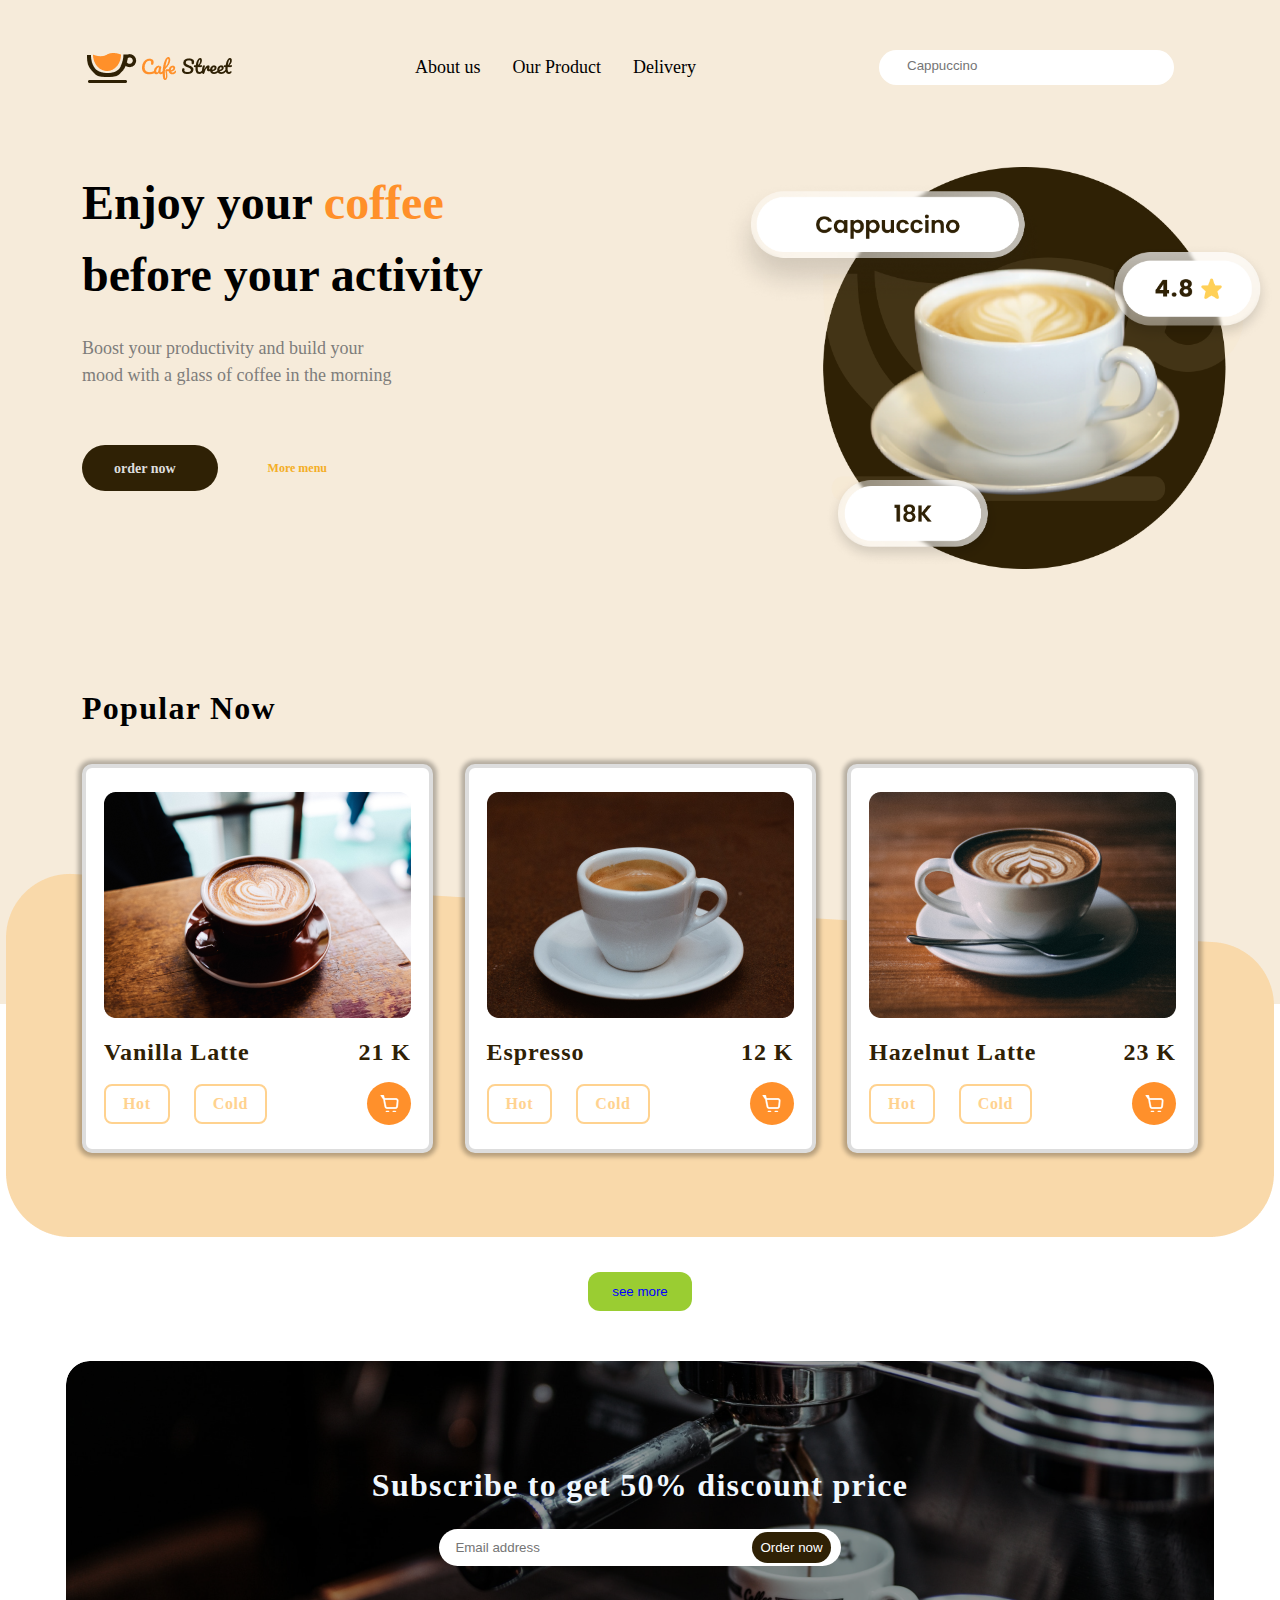
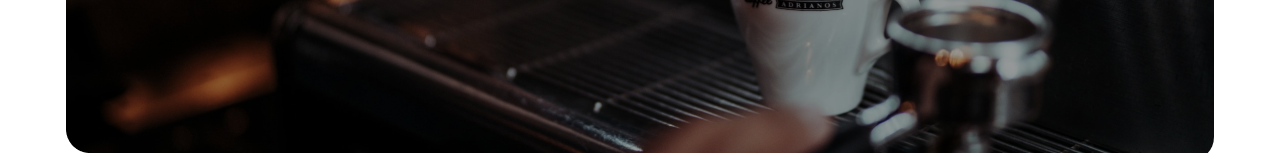
<file: index.html>
<!DOCTYPE html>
<html lang="en">
<head>
    <meta charset="UTF-8">
    <meta name="viewport" content="width=device-width, initial-scale=1.0">
    <title>Document</title>
    <link rel="stylesheet" href="./style.css">
    <link rel="stylesheet" href="./css/main.min.css">
    <link rel="stylesheet" href="https://cdnjs.cloudflare.com/ajax/libs/font-awesome/6.6.0/css/all.min.css" integrity="sha512-Kc323vGBEqzTmouAECnVceyQqyqdsSiqLQISBL29aUW4U/M7pSPA/gEUZQqv1cwx4OnYxTxve5UMg5GT6L4JJg==" crossorigin="anonymous" referrerpolicy="no-referrer" />
</head>
<body>
    
    <header class="header">
        <div class="container">
            <nav class="navbar">
                <div class="logos">
                    <div class="items">
                        <img src="./assets/cafe_logo.png" alt="">
                    </div>
                    <div class="items">
                        <ul>
                            <li>About us</li>
                            <li>Our Product</li>
                            <li>Delivery</li>
                        </ul>
                    </div>
                    <div class="items search_part">
                        <div class="search">
                            <i class="fa-solid fa-magnifying-glass"></i>
                            <input type="text" placeholder="Cappuccino">
                        </div>
                        <div class="korzina">
                            <i class="fa-solid fa-bucket"></i>
                        </div>
                    </div>
                </div>
            </nav>
            <div class="hero">
                <div class="hero__title">
                    <div class="hero__text">
                        <h2>Enjoy your <span>coffee</span> before your activity</h2>
                    </div>
                    <div class="hero__text">
                        <p>Boost your productivity and build your mood with a glass of coffee in the morning </p>
                    </div>
                    <div class="hero__text">
                            <button>order now <i class="fa-solid fa-bucket"></i></button>                        
                            <a href="#">More menu</a>
                    </div>
                </div>
                <div class="hero__img">
                    <div class="images">
                        <img src="./assets/img_hero.png" alt="">
                    </div>
                </div>
            </div>
        </div>
    </header>

    <section class="popular">
        <div class="popular__body container ">
            <div class="popular__heading">
                <p>Popular Now</p>
            </div>
            <div class="popular__Card">
                <div class="cards">
                    <div class="images">
                        <img src="./assets/vanilla.png" alt="">
                    </div>
                    <div class="card__title">
                        <p>Vanilla Latte</p>
                        <span>21 K</span>
                    </div>
                    <div class="card__buttons">
                        <div class="btns">
                            <button>Hot</button>
                            <button>Cold</button>
                        </div>
                        <div class="icons">
                            <img src="./assets/buskets.png" alt="">
                        </div>
                    </div>
                </div>
                <div class="cards">
                    <div class="images">
                        <img src="./assets/epresso.png" alt="">
                    </div>
                    <div class="card__title">
                        <p>Espresso</p>
                        <span>12 K</span>
                    </div>
                    <div class="card__buttons">
                        <div class="btns">
                            <button>Hot </button>
                            <button>Cold</button>
                        </div>
                        <div class="icons">
                            <img src="./assets/buskets.png" alt="">
                        </div>
                    </div>
                </div>
                <div class="cards">
                    <div class="images">
                        <img src="./assets/hazel.png" alt="">
                    </div>
                    <div class="card__title">
                        <p>Hazelnut Latte</p>
                        <span>23 K</span>
                    </div>
                    <div class="card__buttons">
                        <div class="btns">
                            <button>Hot</button>
                            <button>Cold</button>
                        </div>
                        <div class="icons">
                            <img src="./assets/buskets.png" alt="">
                        </div>
                    </div>
                </div>
            </div>
        </div>
        <div class="popular__img">
            <div class="images container_lg">
                <img src="./assets/popilar.png" alt="">
            </div>
        </div>
    </section>






    
    <ul class="collection container">
        <li class="item">
        </li>
    </ul>

    <div class="skeleton"></div>    
    <div class="wrapper container">
    </div>

    <div class="btnss">
        <button class="see__more">see more</button>
    </div>

    <footer class="footer container">
        <div class="footer__body">
            <div class="text">
                <p>Subscribe to get 50% discount price</p>
            </div>
               <div class="inputs">
                <input type="text" placeholder="Email address">
                <button>Order now</button>
               </div> 
        </div>
    </footer>

    <script src="./app.js"></script>
</body>
</html>
</file>
<file: style.css>
*{
    padding: 0;
    margin: 0;
    box-sizing: border-box;
}


.wrapper,
.skeleton{
    padding: 50px;
    display: flex;
    flex-wrap: wrap;
}

.wrapper{
    display: flex;
    align-items: center;
    justify-content: center;
}

.card,
.skeleton__item{
    width: 300px;
    padding: 20px;
}

.wrapper{
    display: flex;
    /* gap: 100px; */
    justify-content: space-between;
}

.card{
    border-radius: 12px;
    box-shadow: 0px 6px 16px 0px rgba(0, 0, 0, 0.16);
    margin: 20px 0;
}

.card img{
    width: 100%;
    height: 250px;
    object-fit: contain;

}
.skeleton__img{
    width: 100%;
    height: 250px;
    background: #ddd;
    border-radius: 14px;
}

.skeleton__line{
    width: 100%;
    height: 30px;
    background: #ddd;
    margin-top: 14px;
    border-radius: 6px;
}

.skeleton__line:nth-child(3){
    width: 80%; 
}
.skeleton__line:nth-child(4){
    width: 60%; 
}

.skeleton__animation{
    background: linear-gradient(90deg, #ddd, #f7f7f7, #ddd);
    background-size: 200%;
    animation: skeleton 1s linear 0s infinite;
}

@keyframes skeleton{
    to{
        background-position: 200%;
    }
}

.desc{
    color: rgba(126, 125, 122, 1);
    display: -webkit-box;
    -webkit-box-orient: vertical;
    -webkit-line-clamp: 1;
    overflow: hidden;
    padding: 0 50px 0 0;
}

.collection{
    display: flex;
    list-style: none;
    overflow: auto;
    gap: 20px;
    padding: 20px 50px;

}

.item data{
    white-space: nowrap;
}

.btnss{
    display: flex;
    justify-content: center;
    margin-bottom: 20px;
}

.see__more{
    padding: 12px 24px;
    border: none;
    border-radius: 12px;
    background: yellowgreen;
    cursor: pointer;
    color: blue;
}


li:hover{
    color: sienna;
    cursor: pointer;
}
</file>
<file: css/main.min.css>
*{padding:0;margin:0;box-sizing:border-box}.container{width:100%;max-width:1148px;padding:0 16px;margin:0 auto}.container_lg{width:100%;max-width:1268px;padding:0 16px;margin:0 auto}.header{background-color:#f6ebda;min-height:1004px}.navbar{display:flex;padding-top:50px}.navbar .logos{width:100%;display:flex;align-items:center;justify-content:space-between}.navbar .logos .items{display:flex}.navbar .logos .items ul{display:flex;gap:32px}.navbar .logos .items ul li{list-style:none;font-size:18px;font-weight:400;line-height:27px;color:#000;transition:.7s}.navbar .logos .items ul li:hover{cursor:pointer;color:#ff902b}.navbar .logos .search_part{display:flex;gap:24px;align-items:center}.navbar .logos .search_part .search{display:flex;align-items:center;background:#fff;padding:8px 90px 12px 12px;gap:16px;border-radius:35px}.navbar .logos .search_part .search input{outline:none;border:none}.hero{display:flex;margin-top:82px;justify-content:space-between}.hero .hero__title{display:flex;flex-direction:column;gap:24px;width:36%}.hero .hero__title .hero__text{display:flex;align-items:center}.hero .hero__title .hero__text h2{font-family:Poppins;font-size:48px;font-weight:700;line-height:72px}.hero .hero__title .hero__text h2 span{color:#ff902a}.hero .hero__title .hero__text p{width:80%;font-family:Poppins;font-size:18px;font-weight:400;line-height:27px;color:#7e7d7a;margin-bottom:32px}.hero .hero__title .hero__text button{padding:12.5px 32px;border-radius:32px;background:#2f2105;border:none;font-family:Poppins;font-size:14px;font-weight:600;line-height:21px;text-align:center;color:#ddd;display:flex;align-items:center;gap:10px;cursor:pointer;margin-right:50px}.hero .hero__title .hero__text a{text-decoration:none;color:#f4ae26;font-weight:700;font-size:12px}.hero .hero__img{display:flex;width:50%}.hero .hero__img .images{display:flex}.hero .hero__img .images img{width:100%;margin-left:14%}.popular{width:100%;display:flex;flex-direction:column;align-items:center;margin-top:-320px;margin-bottom:35px}.popular__body{display:flex;flex-direction:column;gap:32px}.popular__body .popular__heading{display:flex}.popular__body .popular__heading p{font-size:32px;font-weight:700;line-height:48px;letter-spacing:.04em}.popular__body .popular__Card{display:flex;justify-content:space-between;position:relative}.popular__body .popular__Card .cards{display:flex;flex-direction:column;gap:12px;border:4px solid #ddd;padding:24px 18px;box-shadow:0 0 4px 4px rgba(0,0,0,.2666666667);border-radius:10px;background:#fff}.popular__body .popular__Card .cards .card__title{display:flex;justify-content:space-between;align-items:center}.popular__body .popular__Card .cards .card__title p,.popular__body .popular__Card .cards .card__title span{font-family:Poppins;font-size:24px;font-weight:600;line-height:36px;letter-spacing:.04em;color:#2f2105}.popular__body .popular__Card .cards .card__buttons{display:flex;align-items:center;justify-content:space-between}.popular__body .popular__Card .cards .card__buttons .btns{display:flex;gap:24px}.popular__body .popular__Card .cards .card__buttons .btns button{padding:6px 17px;border-radius:8px;border:2px solid #ffd28f;font-family:Poppins;font-size:16px;font-weight:600;line-height:24px;letter-spacing:.04em;text-align:center;color:#ffd28f;background:rgba(0,0,0,0);transition:.7s}.popular__body .popular__Card .cards .card__buttons .btns button:hover{cursor:pointer;border:2px solid #ff902b;color:#ff902b}.popular__body .popular__Card .cards .card__buttons .icons{display:flex;padding:13px 12.5px;background:#ff902b;border-radius:50%}.popular__img{display:flex;justify-content:center;margin-top:-280px}.popular__img .images{display:flex;justify-content:center;align-items:center}.footer{width:100%;margin-top:50px;height:400px;background:url(/assets/footer.png);background-repeat:no-repeat;border-radius:24px}.footer__body{display:flex;flex-direction:column;text-align:center;align-items:center;justify-content:center}.footer__body .text{display:flex;flex-direction:column}.footer__body .text p{font-family:Poppins;font-size:32px;font-weight:600;line-height:48px;letter-spacing:.04em;color:#f0f8ff;align-items:center;justify-content:center;margin-top:100px}.footer__body .inputs{display:flex;padding:3px 10px 3px 16px;background:#fff;border-radius:42px;margin-top:20px}.footer__body .inputs input{padding:0 120px 0 0;outline:none;border:none}.footer__body .inputs button{padding:8px;border-radius:42px;border:none;background:#2f2105;color:#fff;cursor:pointer}/*# sourceMappingURL=main.min.css.map */
</file>
